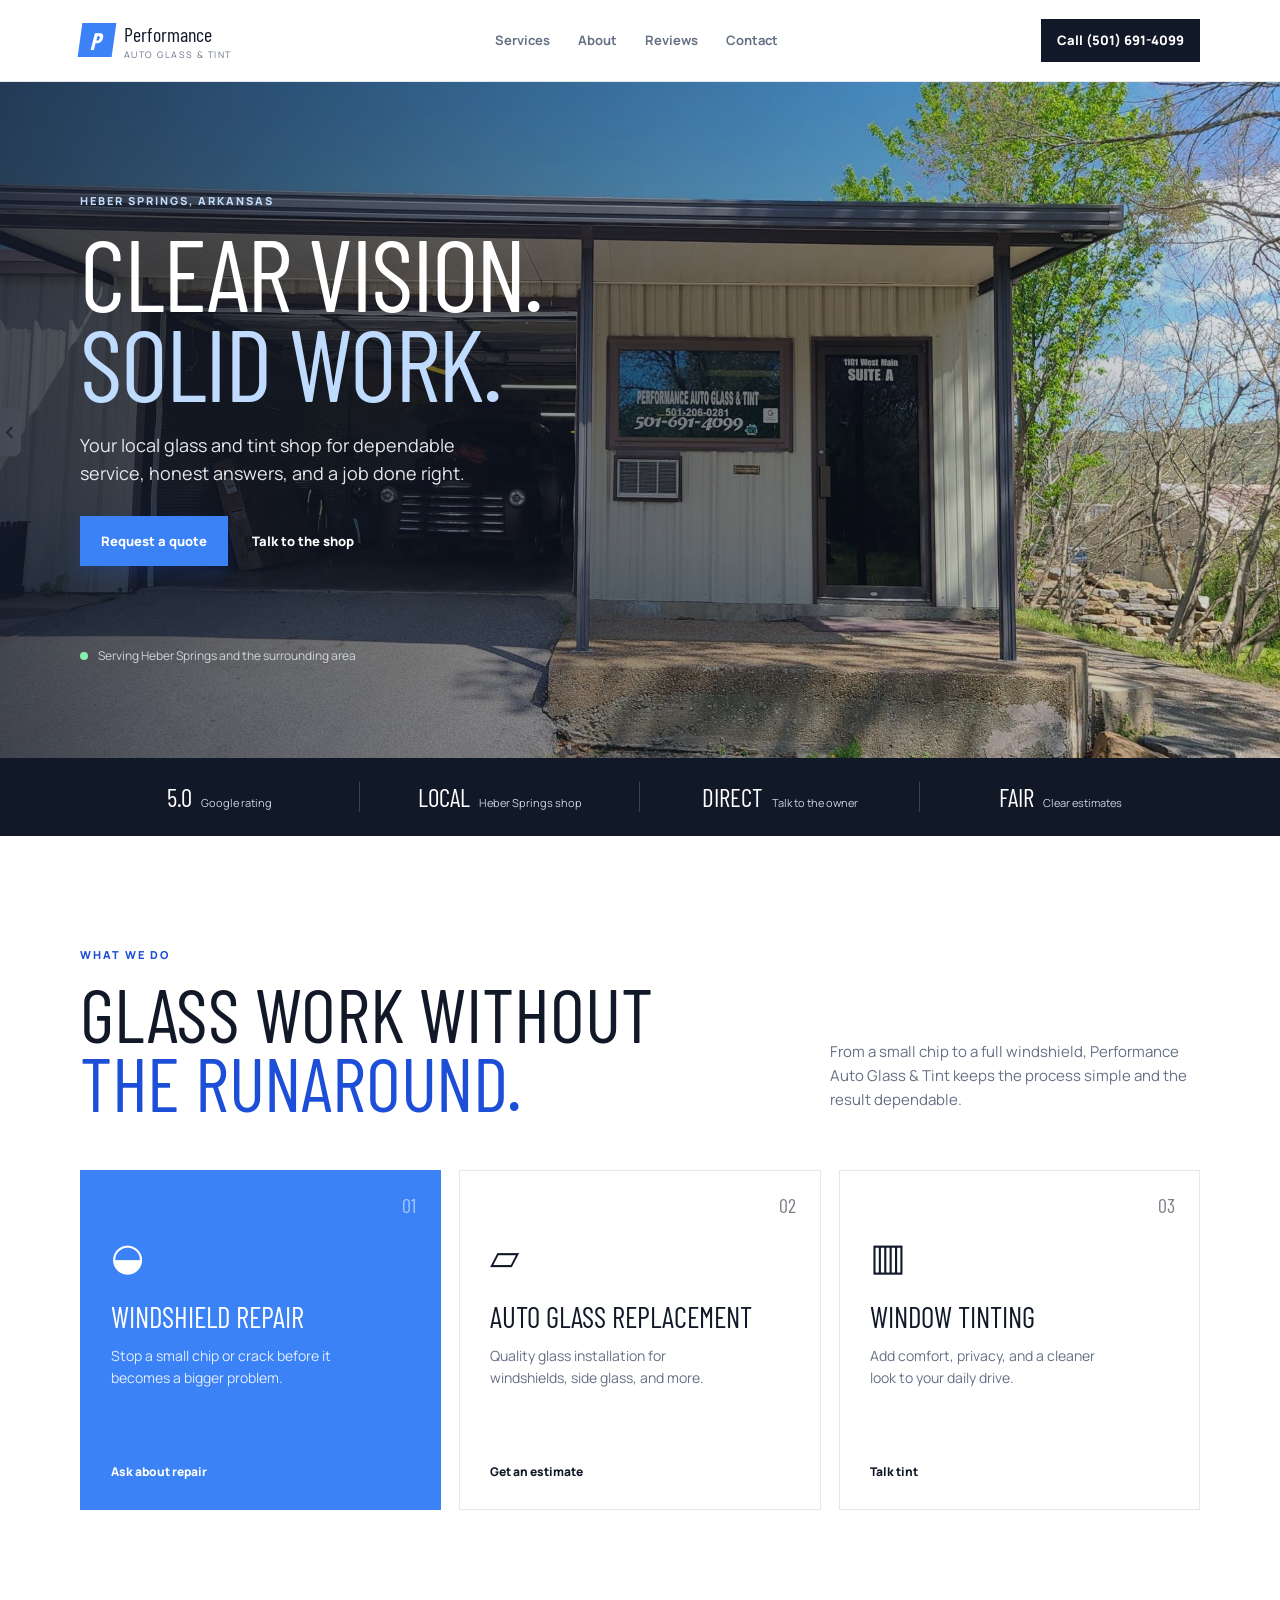
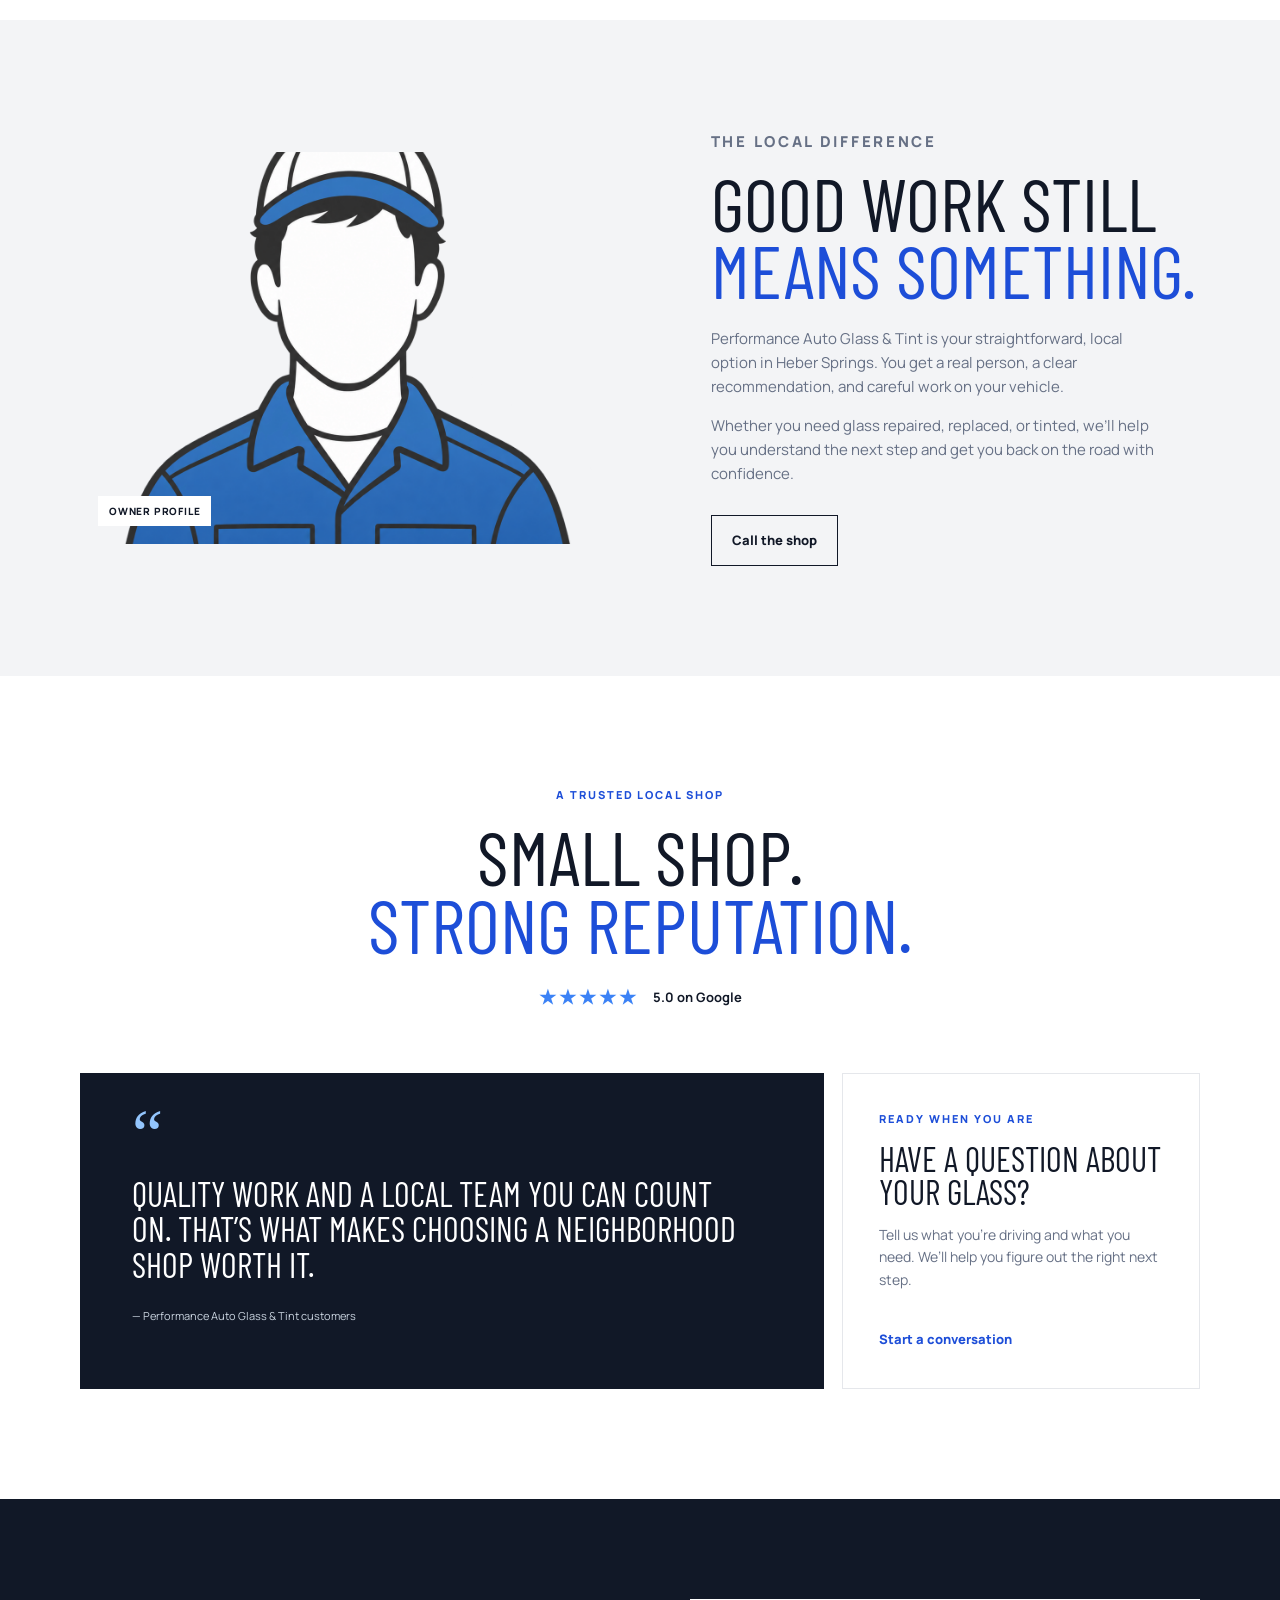
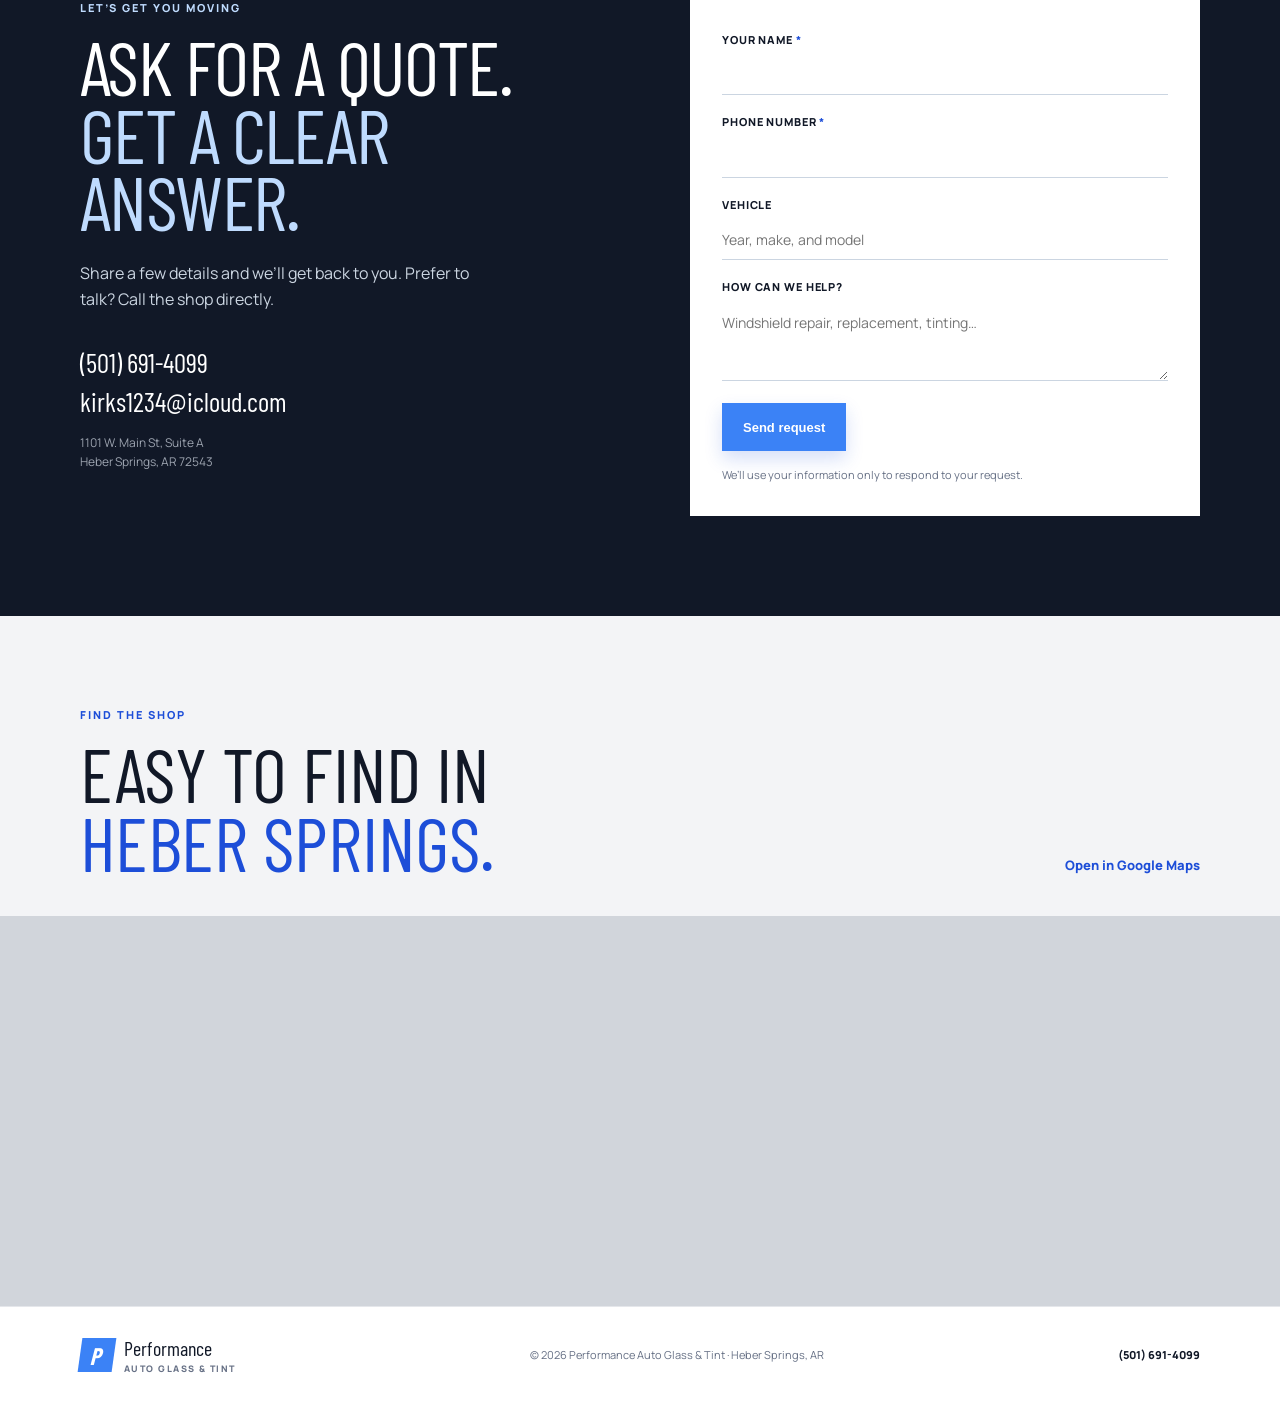
<file: index.html>
<!doctype html>
<html lang="en">
  <head>
    <meta charset="UTF-8" />
    <meta name="viewport" content="width=device-width, initial-scale=1.0" />
    <meta name="description" content="Performance Auto Glass & Tint provides dependable auto glass repair, windshield replacement, and window tinting in Heber Springs, Arkansas." />
    <title>Performance Auto Glass & Tint | Heber Springs, AR</title>
    <link rel="preconnect" href="https://fonts.googleapis.com" />
    <link rel="preconnect" href="https://fonts.gstatic.com" crossorigin />
    <link href="https://fonts.googleapis.com/css2?family=Barlow+Condensed:wght@500;600;700&family=Manrope:wght@400;500;600;700&display=swap" rel="stylesheet" />
    <link rel="stylesheet" href="styles.css" />
    <style>
      .mobile-call-bar { display:none; }
      @media (max-width:800px) {
        body { padding-bottom:calc(64px + env(safe-area-inset-bottom)); }
        .mobile-call-bar { position:fixed; left:12px; right:12px; bottom:calc(12px + env(safe-area-inset-bottom)); z-index:50; display:flex; align-items:center; justify-content:center; min-height:52px; padding:14px 20px; color:#fff; background:#1d4ed8; box-shadow:0 8px 24px rgba(17,24,39,.28); font-size:14px; font-weight:800; letter-spacing:.02em; }
        .mobile-call-bar:hover, .mobile-call-bar:focus-visible { background:#111827; }
      }
    </style>
  </head>
  <body>
    <a class="skip-link" href="#main">Skip to content</a>
    <header class="site-header">
      <div class="container nav-wrap">
        <a class="brand" href="#top" aria-label="Performance Auto Glass & Tint home">
          <span class="brand-mark" aria-hidden="true">P</span>
          <span><strong>Performance</strong><small>Auto Glass & Tint</small></span>
        </a>
        <nav aria-label="Main navigation">
          <a href="#services">Services</a>
          <a href="#about">About</a>
          <a href="#reviews">Reviews</a>
          <a href="#contact">Contact</a>
        </nav>
        <a class="button button-small button-dark" href="tel:+15016914099">Call (501) 691-4099</a>
      </div>
    </header>

    <main id="main">
      <section class="hero" id="top">
        <div class="hero-photo" style="background-image:url('assets/shop.png');background-position:center 55%" role="img" aria-label="Performance Auto Glass & Tint shop exterior in Heber Springs"></div>
        <div class="hero-overlay" style="background:linear-gradient(90deg,rgba(17,24,39,.78),rgba(17,24,39,.42) 52%,rgba(17,24,39,.12))" aria-hidden="true"></div>
        <div class="container hero-content">
          <p class="eyebrow light">Heber Springs, Arkansas</p>
          <h1>Clear vision.<br /><em>Solid work.</em></h1>
          <p class="hero-copy">Your local glass and tint shop for dependable service, honest answers, and a job done right.</p>
          <div class="hero-actions">
            <a class="button button-accent" href="#contact">Request a quote</a>
            <a class="text-link light" href="tel:+15016914099">Talk to the shop</a>
          </div>
          <div class="hero-note"><span class="dot"></span> Serving Heber Springs and the surrounding area</div>
        </div>
      </section>

      <section class="trust-strip" aria-label="Business highlights">
        <div class="container trust-grid">
          <div><strong>5.0</strong><span>Google rating</span></div>
          <div><strong>Local</strong><span>Heber Springs shop</span></div>
          <div><strong>Direct</strong><span>Talk to the owner</span></div>
          <div><strong>Fair</strong><span>Clear estimates</span></div>
        </div>
      </section>

      <section class="section" id="services">
        <div class="container">
          <div class="section-heading split-heading">
            <div><p class="eyebrow">What we do</p><h2>Glass work without<br /><span>the runaround.</span></h2></div>
            <p>From a small chip to a full windshield, Performance Auto Glass & Tint keeps the process simple and the result dependable.</p>
          </div>
          <div class="service-grid">
            <article class="service-card featured"><span class="card-number">01</span><div class="icon">◒</div><h3>Windshield repair</h3><p>Stop a small chip or crack before it becomes a bigger problem.</p><a href="#contact">Ask about repair</a></article>
            <article class="service-card"><span class="card-number">02</span><div class="icon">▱</div><h3>Auto glass replacement</h3><p>Quality glass installation for windshields, side glass, and more.</p><a href="#contact">Get an estimate</a></article>
            <article class="service-card"><span class="card-number">03</span><div class="icon">▥</div><h3>Window tinting</h3><p>Add comfort, privacy, and a cleaner look to your daily drive.</p><a href="#contact">Talk tint</a></article>
          </div>
        </div>
      </section>

      <section class="section about-section" id="about">
        <div class="container about-grid">
          <div class="about-image"><img src="assets/owner-placeholder.png" alt="Illustrated placeholder portrait for the owner of Performance Auto Glass & Tint" loading="lazy" /><span class="image-label">Owner profile</span></div>
          <div class="about-copy"><p class="eyebrow">The local difference</p><h2>Good work still<br /><span>means something.</span></h2><p>Performance Auto Glass & Tint is your straightforward, local option in Heber Springs. You get a real person, a clear recommendation, and careful work on your vehicle.</p><p>Whether you need glass repaired, replaced, or tinted, we’ll help you understand the next step and get you back on the road with confidence.</p><a class="button button-outline" href="tel:+15016914099">Call the shop</a></div>
        </div>
      </section>

      <section class="section reviews-section" id="reviews">
        <div class="container">
          <div class="section-heading centered"><p class="eyebrow">A trusted local shop</p><h2>Small shop.<br /><span>Strong reputation.</span></h2><div class="rating"><b>★★★★★</b><span>5.0 on Google</span></div></div>
          <div class="review-grid">
            <blockquote><div class="quote-mark">“</div><p>Quality work and a local team you can count on. That’s what makes choosing a neighborhood shop worth it.</p><footer>— Performance Auto Glass & Tint customers</footer></blockquote>
            <div class="review-side"><p class="eyebrow">Ready when you are</p><h3>Have a question about your glass?</h3><p>Tell us what you’re driving and what you need. We’ll help you figure out the right next step.</p><a class="text-link" href="#contact">Start a conversation</a></div>
          </div>
        </div>
      </section>

      <section class="contact-section" id="contact">
        <div class="container contact-grid">
          <div class="contact-copy"><p class="eyebrow light">Let’s get you moving</p><h2>Ask for a quote.<br /><em>Get a clear answer.</em></h2><p>Share a few details and we’ll get back to you. Prefer to talk? Call the shop directly.</p><div class="contact-details"><a href="tel:+15016914099">(501) 691-4099</a><a href="mailto:kirks1234@icloud.com">kirks1234@icloud.com</a><span>1101 W. Main St, Suite A<br />Heber Springs, AR 72543</span></div></div>
          <form class="lead-form" name="quote-request" method="POST" data-netlify="true" netlify-honeypot="bot-field" action="/thank-you.html">
            <input type="hidden" name="form-name" value="quote-request" />
            <p class="hidden-field"><label>Don’t fill this out if you’re human: <input name="bot-field" /></label></p>
            <div class="form-row"><label for="name">Your name <span>*</span></label><input id="name" name="name" type="text" autocomplete="name" required /></div>
            <div class="form-row"><label for="phone">Phone number <span>*</span></label><input id="phone" name="phone" type="tel" autocomplete="tel" required /></div>
            <div class="form-row"><label for="vehicle">Vehicle</label><input id="vehicle" name="vehicle" type="text" placeholder="Year, make, and model" /></div>
            <div class="form-row"><label for="message">How can we help?</label><textarea id="message" name="message" rows="3" placeholder="Windshield repair, replacement, tinting…"></textarea></div>
            <button class="button button-accent" type="submit">Send request</button>
            <small>We’ll use your information only to respond to your request.</small>
          </form>
        </div>
      </section>

      <section class="map-section" aria-label="Find our shop">
        <div class="container map-heading"><div><p class="eyebrow">Find the shop</p><h2>Easy to find in<br /><span>Heber Springs.</span></h2></div><a class="text-link" href="https://maps.app.goo.gl/xdR1Kv46HBusUTPEA" target="_blank" rel="noreferrer">Open in Google Maps</a></div>
        <div class="map-frame"><iframe title="Map showing Performance Auto Glass & Tint in Heber Springs, Arkansas" src="https://www.google.com/maps?q=1101%20W%20Main%20St%20Suite%20A%2C%20Heber%20Springs%2C%20AR%2072543&output=embed" loading="lazy" referrerpolicy="no-referrer-when-downgrade"></iframe></div>
      </section>
    </main>

    <footer class="site-footer"><div class="container footer-wrap"><a class="brand" href="#top"><span class="brand-mark" aria-hidden="true">P</span><span><strong>Performance</strong><small>Auto Glass & Tint</small></span></a><p>© 2026 Performance Auto Glass & Tint · Heber Springs, AR</p><a href="tel:+15016914099">(501) 691-4099</a></div></footer>
    <a class="mobile-call-bar" href="tel:+15016914099" aria-label="Call Performance Auto Glass & Tint now at 501-691-4099">Call now · (501) 691-4099</a>
  </body>
</html>
</file>
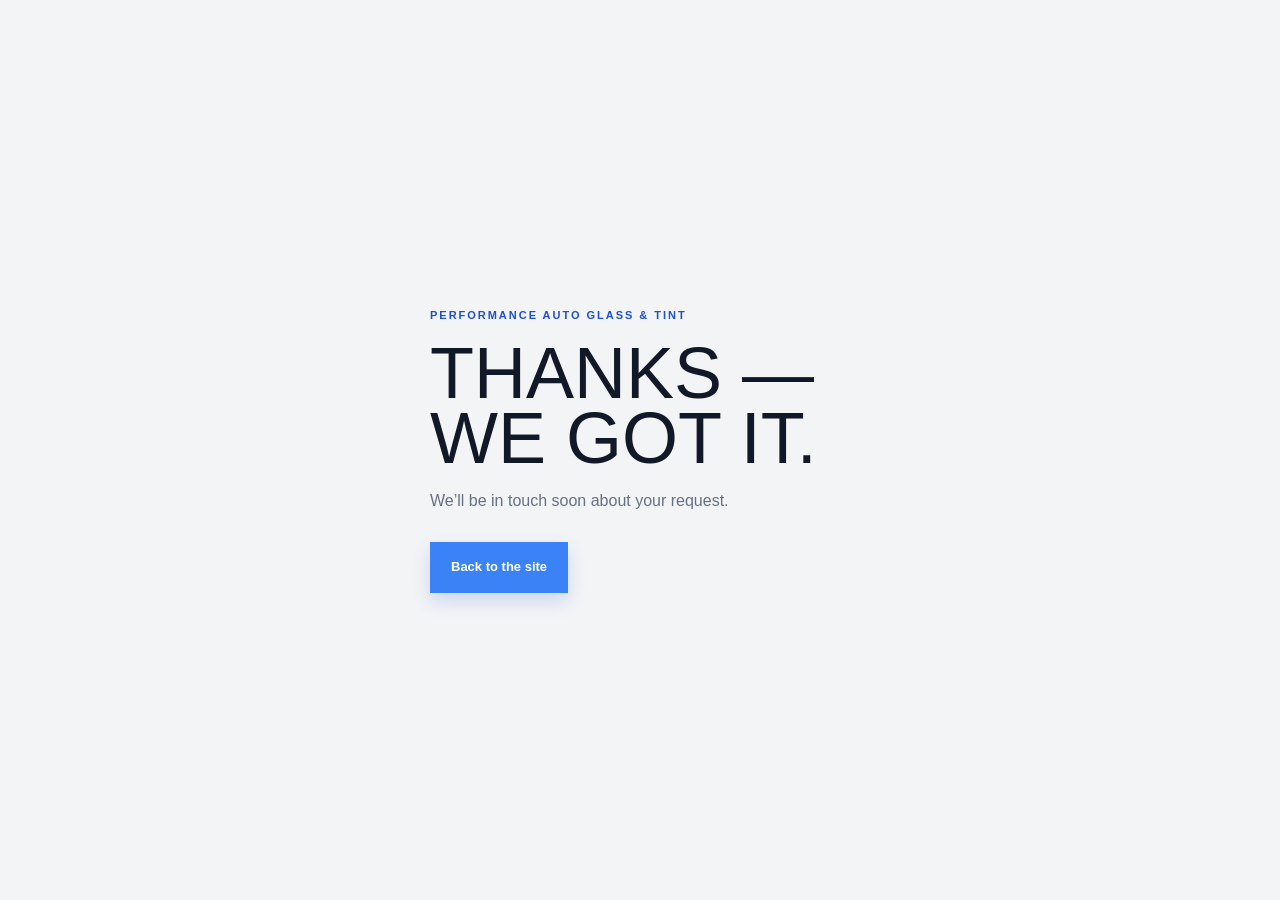
<file: thank-you.html>
<!doctype html><html lang="en"><head><meta charset="UTF-8" /><meta name="viewport" content="width=device-width, initial-scale=1.0" /><title>Request received | Performance Auto Glass & Tint</title><link rel="stylesheet" href="styles.css" /></head><body class="thank-you"><main><p class="eyebrow">Performance Auto Glass & Tint</p><h1>Thanks — we got it.</h1><p>We’ll be in touch soon about your request.</p><a class="button button-accent" href="/">Back to the site</a></main></body></html>
</file>
<file: styles.css>
:root{--ink:#111827;--muted:#667085;--surface:#f3f4f6;--paper:#fff;--line:#e5e7eb;--blue:#3b82f6;--blue-dark:#1d4ed8;--serif:'Barlow Condensed',sans-serif;--sans:'Manrope',sans-serif}*{box-sizing:border-box}html{scroll-behavior:smooth}body{margin:0;background:var(--paper);color:var(--ink);font:16px/1.6 var(--sans)}a{color:inherit;text-decoration:none;transition:all .2s ease}button{transition:all .2s ease}.container{width:min(1120px,calc(100% - 40px));margin:auto}.skip-link{position:absolute;left:-999px}.skip-link:focus{left:16px;top:16px;z-index:20;padding:10px;background:#fff}.site-header{height:82px;display:flex;align-items:center;background:var(--paper);border-bottom:1px solid var(--line)}.nav-wrap{display:flex;align-items:center;justify-content:space-between;gap:24px}.brand{display:inline-flex;align-items:center;gap:10px;line-height:1}.brand-mark{display:grid;place-items:center;width:34px;height:34px;color:#fff;background:var(--blue);font:italic 700 24px var(--serif);transform:skew(-8deg)}.brand strong,.brand small{display:block}.brand strong{font:20px var(--serif)}.brand small{margin-top:4px;color:var(--muted);font-size:9px;letter-spacing:.16em;text-transform:uppercase}nav{display:flex;gap:28px;color:var(--muted);font-size:13px;font-weight:700}nav a:hover,.text-link:hover{color:var(--blue-dark)}.button{display:inline-flex;align-items:center;justify-content:center;gap:12px;min-height:48px;padding:14px 20px;border:1px solid transparent;cursor:pointer;font-size:13px;font-weight:800}.button-small{min-height:42px;padding:10px 15px}.button-dark{color:#fff;background:var(--ink)}.button-dark:hover{background:var(--blue-dark)}.button-accent{color:#fff;background:var(--blue);box-shadow:0 8px 18px rgba(29,78,216,.18)}.button-accent:hover{background:var(--blue-dark);transform:translateY(-2px)}.button-outline{border-color:var(--ink)}.button-outline:hover{color:#fff;background:var(--ink)}.hero{position:relative;display:flex;align-items:center;min-height:635px;overflow:hidden;color:#fff}.hero-photo{position:absolute;inset:0;background:url('assets/shop.png') center 55%/cover no-repeat}.hero-overlay{position:absolute;inset:0;background:linear-gradient(90deg,rgba(17,24,39,.94),rgba(17,24,39,.72) 48%,rgba(17,24,39,.28))}.hero-content{position:relative;padding:110px 0 92px}.eyebrow{margin:0 0 16px;color:var(--blue-dark);font-size:11px;font-weight:800;letter-spacing:.18em;text-transform:uppercase}.eyebrow.light{color:#bfdbfe}.hero h1,.contact-copy h2{margin:0 0 26px;font:clamp(58px,8vw,108px)/.88 var(--serif);letter-spacing:-.02em;text-transform:uppercase}.hero h1 em,.contact-copy h2 em{color:#bfdbfe;font-style:normal}.hero-copy{max-width:420px;margin:0 0 28px;color:#e5e7eb;font-size:18px;line-height:1.55}.hero-actions{display:flex;align-items:center;gap:24px}.text-link{display:inline-flex;align-items:center;gap:10px;color:var(--blue-dark);font-size:13px;font-weight:800}.text-link.light{color:#fff}.hero-note{display:flex;align-items:center;gap:10px;margin-top:80px;color:#d1d5db;font-size:12px}.dot{width:8px;height:8px;border-radius:50%;background:#86efac}.trust-strip{color:#fff;background:var(--ink)}.trust-grid{display:grid;grid-template-columns:repeat(4,1fr);padding:24px 0}.trust-grid div{display:flex;align-items:baseline;justify-content:center;gap:9px;border-right:1px solid #374151}.trust-grid div:last-child{border:0}.trust-grid strong{font:25px var(--serif);text-transform:uppercase}.trust-grid span{color:#cbd5e1;font-size:11px}.section{padding:110px 0}.section-heading{margin-bottom:54px}.split-heading{display:flex;align-items:end;justify-content:space-between;gap:50px}.section-heading h2,.map-heading h2{margin:0;font:clamp(48px,6vw,76px)/.9 var(--serif);text-transform:uppercase}.section-heading h2 span,.map-heading h2 span,.about-copy h2 span{color:var(--blue-dark)}.split-heading>p{max-width:370px;margin:0 0 4px;color:var(--muted);font-size:15px}.service-grid{display:grid;grid-template-columns:repeat(3,1fr);gap:18px}.service-card{position:relative;min-height:340px;padding:30px;background:#fff;border:1px solid var(--line)}.service-card.featured{color:#fff;background:var(--blue);border-color:var(--blue)}.card-number{position:absolute;top:22px;right:24px;font:20px var(--serif);opacity:.55}.icon{margin:34px 0 24px;font:38px Georgia}.service-card h3{margin:0 0 12px;font:29px/.95 var(--serif);text-transform:uppercase}.service-card p{max-width:230px;color:var(--muted);font-size:14px}.service-card.featured p{color:#e0ecff}.service-card a{position:absolute;bottom:28px;font-size:12px;font-weight:800}.service-card a span{margin-left:10px}.about-section,.map-section{background:var(--surface)}.about-grid{display:grid;grid-template-columns:1.05fr .95fr;align-items:center;gap:90px}.about-image{position:relative}.about-image img{display:block;width:100%;aspect-ratio:1.38;object-fit:cover}.image-label{position:absolute;bottom:18px;left:18px;padding:7px 11px;background:#fff;font-size:10px;font-weight:800;letter-spacing:.08em;text-transform:uppercase}.about-copy h2{margin:0 0 24px;font:clamp(48px,6vw,74px)/.9 var(--serif);text-transform:uppercase}.about-copy p{max-width:460px;color:var(--muted);font-size:15px}.about-copy .button{margin-top:14px}.reviews-section{background:var(--paper)}.centered{text-align:center}.centered .eyebrow{margin-bottom:18px}.rating{display:flex;align-items:center;justify-content:center;gap:14px;margin:24px auto 0}.rating b{color:var(--blue);font-size:19px;letter-spacing:3px}.rating span{font-size:13px;font-weight:700}.review-grid{display:grid;grid-template-columns:1.35fr .65fr;gap:18px;margin-top:60px}blockquote{min-height:250px;margin:0;padding:44px 52px;color:#fff;background:var(--ink)}.quote-mark{color:#93c5fd;font:70px/.5 Georgia}blockquote p{max-width:620px;margin:24px 0;font:34px/1.05 var(--serif);text-transform:uppercase}blockquote footer{color:#cbd5e1;font-size:11px}.review-side{padding:36px;border:1px solid var(--line)}.review-side h3{margin:0 0 16px;font:34px/.95 var(--serif);text-transform:uppercase}.review-side p:not(.eyebrow){color:var(--muted);font-size:14px}.review-side .text-link{margin-top:24px}.contact-section{padding:100px 0;color:#fff;background:var(--ink)}.contact-grid{display:grid;grid-template-columns:1fr 1fr;gap:100px}.contact-copy h2{font-size:clamp(54px,6vw,78px)}.contact-copy>p:not(.eyebrow){max-width:390px;color:#cbd5e1}.contact-details{display:grid;gap:7px;margin-top:34px}.contact-details a{font:27px var(--serif)}.contact-details a:hover{color:#bfdbfe}.contact-details span{margin-top:9px;color:#9ca3af;font-size:12px}.lead-form{padding:32px;color:var(--ink);background:#fff}.form-row{margin-bottom:18px}.form-row label{display:block;margin-bottom:7px;font-size:11px;font-weight:800;letter-spacing:.08em;text-transform:uppercase}.form-row label span{color:var(--blue-dark)}.form-row input,.form-row textarea{display:block;width:100%;padding:10px 0;border:0;border-bottom:1px solid #cbd5e1;outline:0;background:transparent;resize:vertical;font:14px var(--sans)}.form-row input:focus,.form-row textarea:focus{border-color:var(--blue-dark);box-shadow:0 2px 0 var(--blue-dark)}.lead-form .button{margin-top:4px}.lead-form small{display:block;margin-top:15px;color:var(--muted);font-size:11px}.hidden-field{display:none}.map-section{padding:90px 0 0}.map-heading{display:flex;align-items:end;justify-content:space-between;margin-bottom:40px}.map-frame{height:390px;background:#d1d5db}.map-frame iframe{width:100%;height:100%;border:0;filter:grayscale(.45)}.site-footer{padding:28px 0;border-top:1px solid var(--line);background:var(--paper)}.footer-wrap{display:flex;align-items:center;justify-content:space-between;gap:20px}.footer-wrap p,.footer-wrap>a{color:var(--muted);font-size:11px}.footer-wrap>a{color:var(--ink);font-weight:800}.thank-you{display:grid;place-items:center;min-height:100vh;background:var(--surface)}.thank-you main{max-width:500px;padding:40px}.thank-you h1{margin:0 0 18px;font:72px/.9 var(--serif);text-transform:uppercase}.thank-you p:not(.eyebrow){margin-bottom:28px;color:var(--muted)}@media(max-width:800px){.site-header{height:auto;padding:18px 0}.nav-wrap{flex-wrap:wrap}.nav-wrap nav{order:3;width:100%;justify-content:space-between;gap:8px}.nav-wrap .button{margin-left:auto}.hero{min-height:650px}.hero-content{padding:100px 0 70px}.hero-note{margin-top:62px}.trust-grid{grid-template-columns:repeat(2,1fr);gap:18px}.trust-grid div:nth-child(2){border:0}.split-heading,.about-grid,.contact-grid,.review-grid{display:grid;grid-template-columns:1fr;gap:35px}.section{padding:78px 0}.service-grid{grid-template-columns:1fr}.service-card{min-height:300px}.about-grid{gap:44px}.reviews-section .section-heading{margin-bottom:25px}.review-grid{margin-top:35px}.contact-grid{gap:50px}.map-heading{display:grid;gap:24px}.footer-wrap{flex-wrap:wrap}.footer-wrap p{order:3;width:100%}}@media(max-width:480px){.container{width:min(100% - 28px,1120px)}nav{font-size:12px}.nav-wrap .button{padding:9px 10px;font-size:11px}.hero h1{font-size:67px}.hero-copy{font-size:16px}.hero-actions{align-items:flex-start;flex-direction:column;gap:18px}.hero-note{margin-top:48px}.trust-grid strong{font-size:20px}.trust-grid span{font-size:10px}.section-heading h2,.map-heading h2,.about-copy h2{font-size:56px}blockquote{padding:32px 28px}blockquote p{font-size:28px}.lead-form{padding:24px 20px}}
</file>
